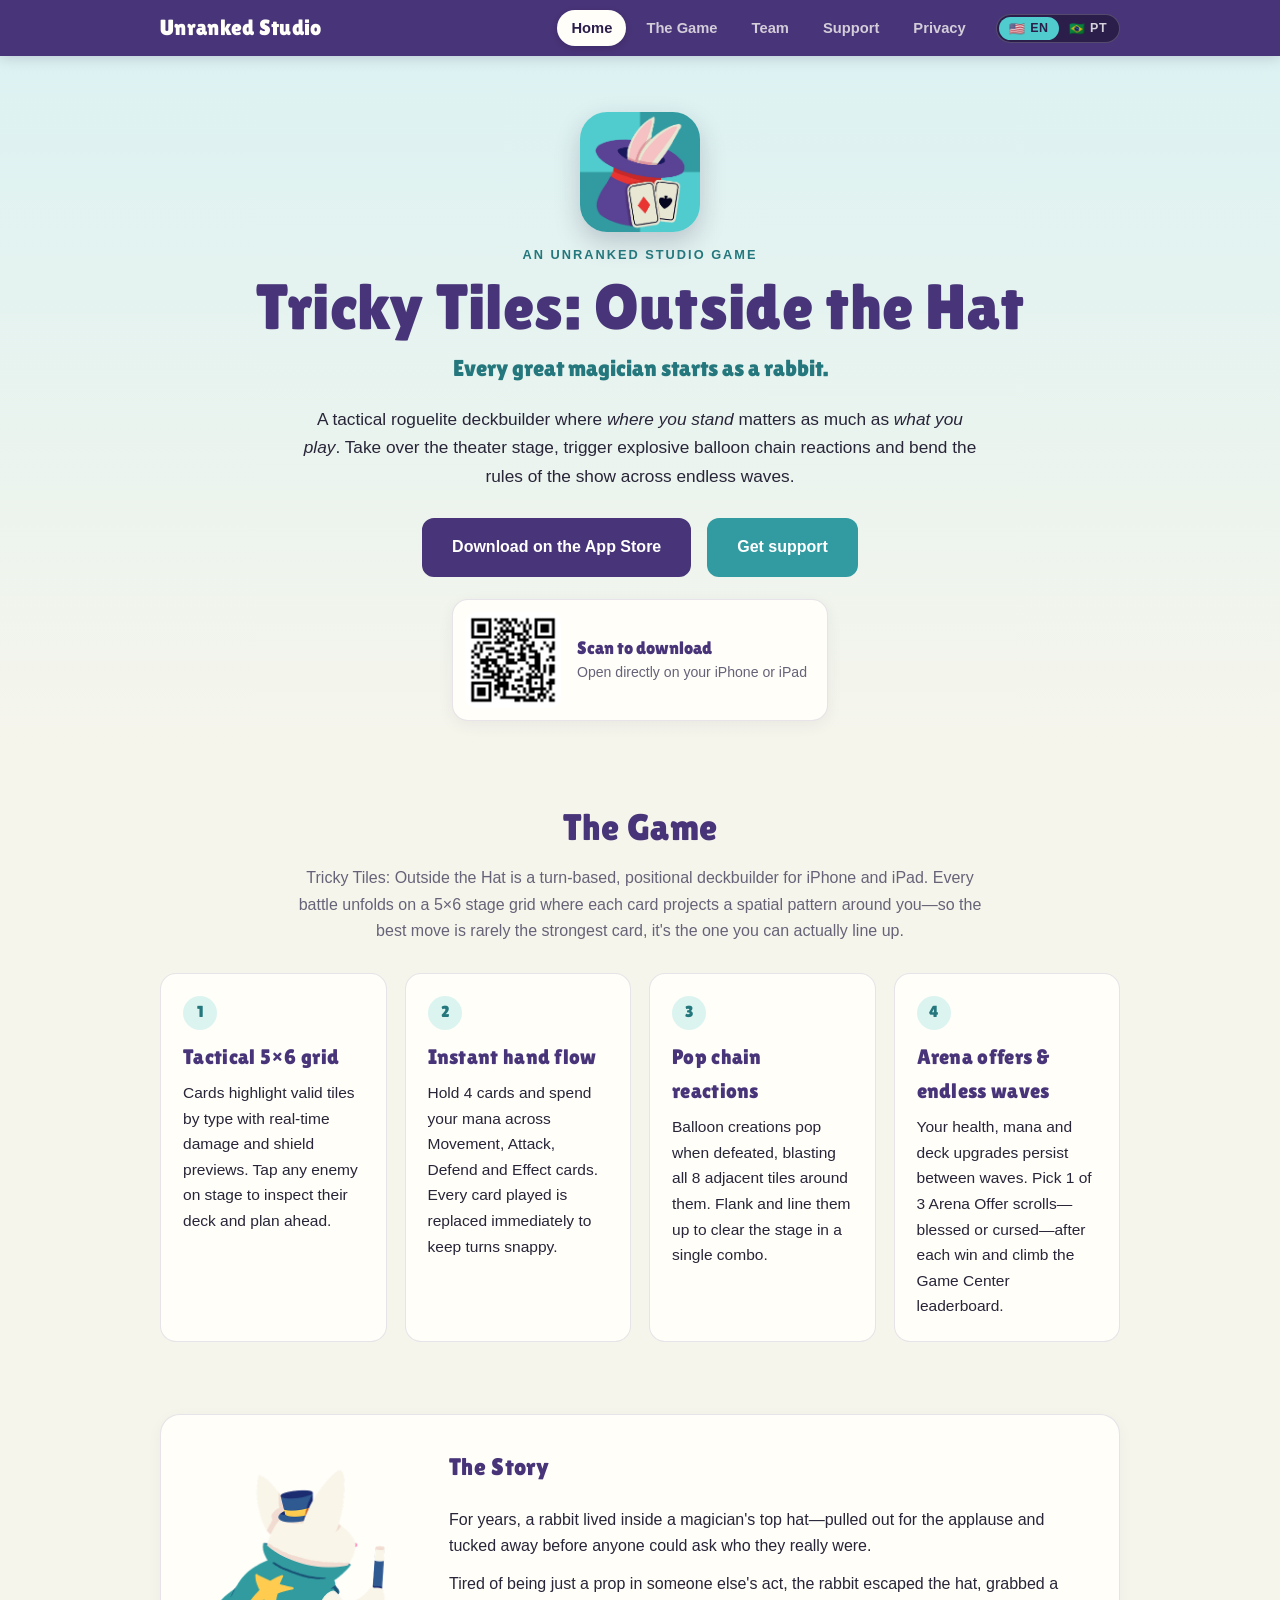
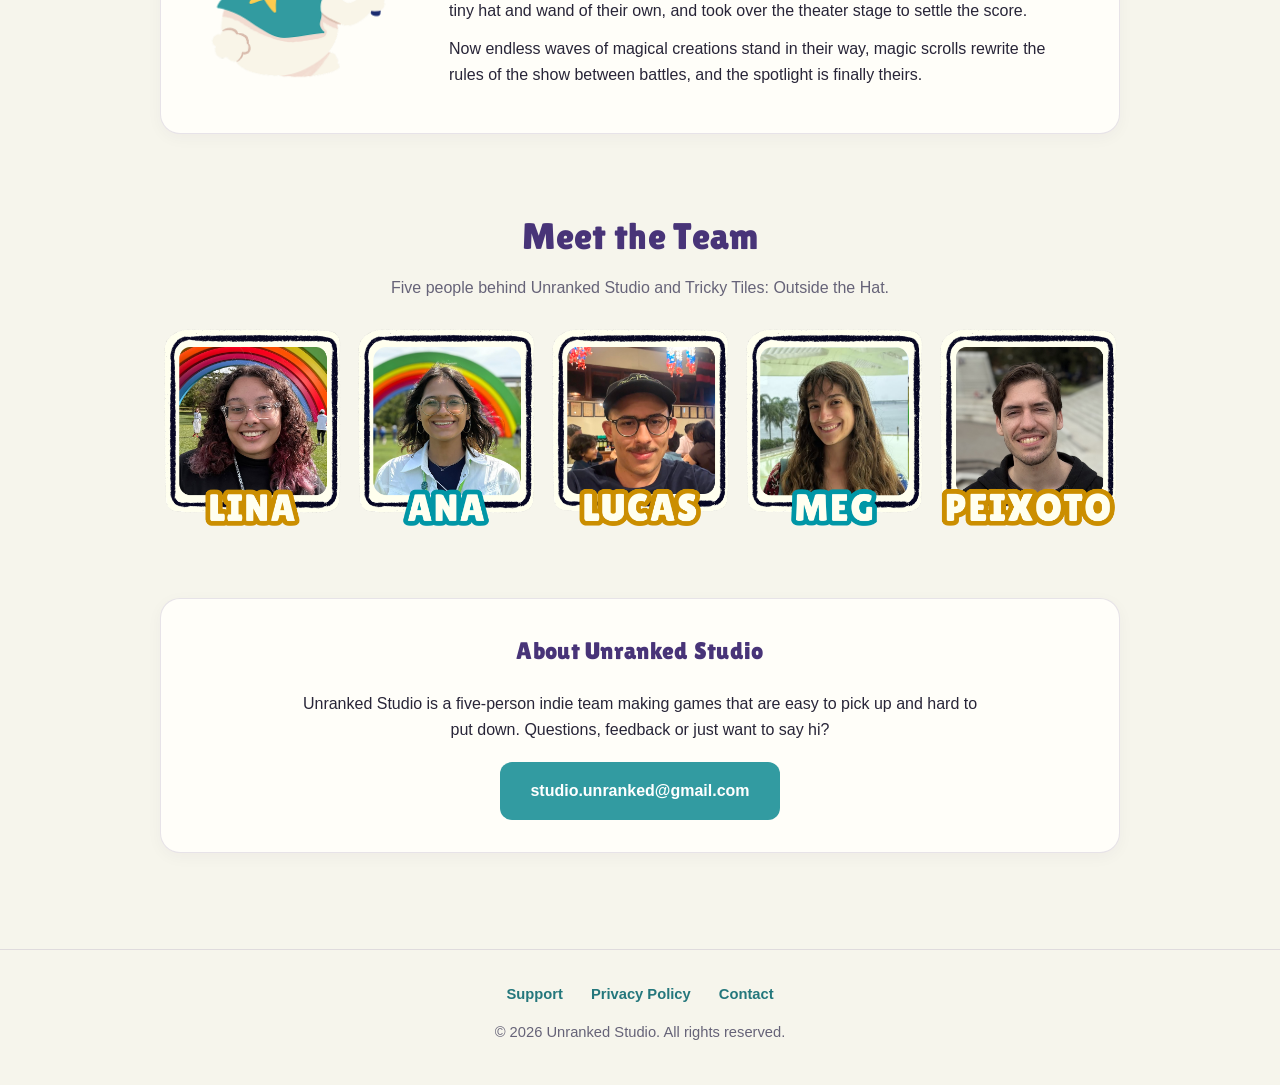
<file: index.html>
<!DOCTYPE html>
<html lang="en" data-title-en="Tricky Tiles: Outside the Hat - Unranked Studio" data-title-pt="Tricky Tiles: Outside the Hat - Unranked Studio">
<head>
    <meta charset="UTF-8">
    <meta name="viewport" content="width=device-width, initial-scale=1.0">
    <title>Tricky Tiles: Outside the Hat - Unranked Studio</title>
    <meta name="description" content="Tricky Tiles: Outside the Hat is a tactical grid deckbuilder by Unranked Studio. Escape the magician's top hat, take the stage and outsmart endless waves of magical creations.">

    <script>
        (function() {
            try {
                var params = new URLSearchParams(window.location.search);
                var urlLang = params.get('lang');
                var saved = urlLang || localStorage.getItem('unranked_lang');
                var lang = (saved === 'pt' || saved === 'en') ? saved : 'en';
                if (urlLang === 'pt' || urlLang === 'en') {
                    localStorage.setItem('unranked_lang', lang);
                }
                document.documentElement.lang = lang;
                var title = document.documentElement.getAttribute('data-title-' + lang);
                if (title) document.title = title;
            } catch (e) {}
        })();
    </script>

    <link rel="preconnect" href="https://fonts.googleapis.com">
    <link rel="preconnect" href="https://fonts.gstatic.com" crossorigin>
    <link href="https://fonts.googleapis.com/css2?family=Lilita+One&display=swap" rel="stylesheet">
    <link rel="stylesheet" href="style.css">
</head>
<body>

<header class="topbar">
    <div class="container">
        <a href="index.html" class="brand">Unranked Studio</a>
        <nav>
            <a href="index.html" data-nav="home" aria-current="page"><span data-lang="en">Home</span><span data-lang="pt">Início</span></a>
            <a href="#game" data-nav="game"><span data-lang="en">The Game</span><span data-lang="pt">O Jogo</span></a>
            <a href="#team" data-nav="team"><span data-lang="en">Team</span><span data-lang="pt">Equipe</span></a>
            <a href="support.html"><span data-lang="en">Support</span><span data-lang="pt">Suporte</span></a>
            <a href="privacy.html"><span data-lang="en">Privacy</span><span data-lang="pt">Privacidade</span></a>
            <div class="lang-switch" role="group" aria-label="Language / Idioma">
                <button type="button" class="lang-btn" data-set-lang="en" title="English"><span aria-hidden="true">🇺🇸</span> EN</button>
                <button type="button" class="lang-btn" data-set-lang="pt" title="Português"><span aria-hidden="true">🇧🇷</span> PT</button>
            </div>
        </nav>
    </div>
</header>

<!-- ============ HERO ============ -->
<section class="hero">
    <div class="container">
        <div class="hero-art">
            <img src="images/app-icon.png" alt="Tricky Tiles: Outside the Hat app icon: rabbit ears peeking out of a purple magician's top hat with two playing cards on a teal grid" class="app-icon">
        </div>
        <p class="studio-tag">
            <span data-lang="en">An Unranked Studio game</span>
            <span data-lang="pt">Um jogo da Unranked Studio</span>
        </p>
        <h1>Tricky Tiles: Outside the Hat</h1>
        <p class="tagline">
            <span data-lang="en">Every great magician starts as a rabbit.</span>
            <span data-lang="pt">Todo grande mágico começa como um coelho.</span>
        </p>
        <p class="pitch" data-lang="en">
            A tactical roguelite deckbuilder where <em>where you stand</em> matters as much as <em>what you play</em>.
            Take over the theater stage, trigger explosive balloon chain reactions and bend the rules of the show across endless waves.
        </p>
        <p class="pitch" data-lang="pt">
            Um <em>roguelite deckbuilder</em> tático em que <em>onde você está</em> importa tanto quanto <em>o que você joga</em>.
            Assuma o palco do teatro, provoque reações em cadeia explosivas nos balões e manipule as regras do espetáculo em ondas infinitas.
        </p>

        <div class="cta-row">
            <a href="https://apps.apple.com/us/app/trick-or-sprint/id6814517143?itscg=30200&amp;itsct=apps_box_link&amp;mttnsubad=6814517143" class="btn btn-primary" target="_blank" rel="noopener">
                <span data-lang="en">Download on the App Store</span>
                <span data-lang="pt">Baixar na App Store</span>
            </a>
            <a href="support.html" class="btn btn-teal">
                <span data-lang="en">Get support</span>
                <span data-lang="pt">Obter suporte</span>
            </a>
        </div>

        <div class="qr-wrap">
            <a href="https://apps.apple.com/us/app/trick-or-sprint/id6814517143?itscg=30200&amp;itsct=apps_box_link&amp;mttnsubad=6814517143" class="qr-card" target="_blank" rel="noopener">
                <img src="images/qr-code.jpg" alt="QR Code to download Tricky Tiles: Outside the Hat on the App Store">
                <div>
                    <span class="qr-label" data-lang="en">Scan to download</span>
                    <span class="qr-label" data-lang="pt">Escaneie para baixar</span>
                    <span class="qr-sub" data-lang="en">Open directly on your iPhone or iPad</span>
                    <span class="qr-sub" data-lang="pt">Abra direto no seu iPhone ou iPad</span>
                </div>
            </a>
        </div>
    </div>
</section>

<!-- ============ THE GAME ============ -->
<section class="block" id="game">
    <div class="container">
        <h2>
            <span data-lang="en">The Game</span>
            <span data-lang="pt">O Jogo</span>
        </h2>
        <p class="lead" data-lang="en">
            Tricky Tiles: Outside the Hat is a turn-based, positional deckbuilder for iPhone and iPad.
            Every battle unfolds on a 5&times;6 stage grid where each card projects a spatial pattern around you—so the best move is rarely the strongest card, it's the one you can actually line up.
        </p>
        <p class="lead" data-lang="pt">
            Tricky Tiles: Outside the Hat é um jogo tático de cartas e posicionamento por turnos para iPhone e iPad.
            Cada combate acontece em um palco 5&times;6 onde cada carta possui um padrão espacial ao seu redor — então a melhor jogada raramente é a carta mais forte, e sim aquela que você consegue alinhar.
        </p>

        <div class="feature-grid">
            <div class="feature">
                <span class="num">1</span>
                <h3>
                    <span data-lang="en">Tactical 5&times;6 grid</span>
                    <span data-lang="pt">Combate tático em grid 5&times;6</span>
                </h3>
                <p data-lang="en">Cards highlight valid tiles by type with real-time damage and shield previews. Tap any enemy on stage to inspect their deck and plan ahead.</p>
                <p data-lang="pt">As cartas destacam casas válidas por cor com prévia em tempo real de dano e escudo. Toque em qualquer inimigo no palco para inspecionar o deck dele.</p>
            </div>
            <div class="feature">
                <span class="num">2</span>
                <h3>
                    <span data-lang="en">Instant hand flow</span>
                    <span data-lang="pt">Mão dinâmica e mana</span>
                </h3>
                <p data-lang="en">Hold 4 cards and spend your mana across Movement, Attack, Defend and Effect cards. Every card played is replaced immediately to keep turns snappy.</p>
                <p data-lang="pt">Mantenha 4 cartas na mão e gerencie sua mana entre Movimento, Ataque, Defesa e Efeito. Cada carta jogada é reposta na hora, mantendo o ritmo ágil.</p>
            </div>
            <div class="feature">
                <span class="num">3</span>
                <h3>
                    <span data-lang="en">Pop chain reactions</span>
                    <span data-lang="pt">Reações em cadeia</span>
                </h3>
                <p data-lang="en">Balloon creations pop when defeated, blasting all 8 adjacent tiles around them. Flank and line them up to clear the stage in a single combo.</p>
                <p data-lang="pt">Inimigos de balão estouram ao serem derrotados, causando dano nos 8 tiles adjacentes. Alinhe seus alvos para criar explosões em cadeia pelo tabuleiro.</p>
            </div>
            <div class="feature">
                <span class="num">4</span>
                <h3>
                    <span data-lang="en">Arena offers &amp; endless waves</span>
                    <span data-lang="pt">Ofertas de arena e ondas infinitas</span>
                </h3>
                <p data-lang="en">Your health, mana and deck upgrades persist between waves. Pick 1 of 3 Arena Offer scrolls—blessed or cursed—after each win and climb the Game Center leaderboard.</p>
                <p data-lang="pt">Sua vida, mana e melhorias de deck continuam entre as ondas. Escolha 1 de 3 pergaminhos de Oferta de Arena — benéficos ou amaldiçoados — e suba no placar do Game Center.</p>
            </div>
        </div>
    </div>
</section>

<!-- ============ THE STORY ============ -->
<section class="block" id="story">
    <div class="container">
        <div class="panel story">
            <img src="images/rabbit.png" alt="The rabbit, wearing a tiny top hat and teal cape, holding a magic wand">
            <div data-lang="en">
                <h2>The Story</h2>
                <p>
                    For years, a rabbit lived inside a magician's top hat—pulled out for the applause
                    and tucked away before anyone could ask who they really were.
                </p>
                <p>
                    Tired of being just a prop in someone else's act, the rabbit escaped the hat, grabbed a tiny hat and wand of their own,
                    and took over the theater stage to settle the score.
                </p>
                <p>
                    Now endless waves of magical creations stand in their way, magic scrolls rewrite the rules of the show between battles, and the spotlight is finally theirs.
                </p>
            </div>
            <div data-lang="pt">
                <h2>A História</h2>
                <p>
                    Durante anos, um coelho viveu dentro da cartola de um mágico — tirado apenas para os aplausos
                    e guardado antes que alguém pudesse perguntar quem ele realmente era.
                </p>
                <p>
                    Cansado de ser apenas um adereço no show de outra pessoa, o coelho escapou da cartola, pegou sua própria cartolinha e varinha,
                    e tomou o palco do teatro para acertar as contas.
                </p>
                <p>
                    Agora, ondas infinitas de criações mágicas tentam impedi-lo enquanto pergaminhos de ofertas reescrevem as regras do espetáculo entre os combates — e os holofotes finalmente são dele.
                </p>
            </div>
        </div>
    </div>
</section>

<!-- ============ THE TEAM ============ -->
<section class="block" id="team">
    <div class="container">
        <h2>
            <span data-lang="en">Meet the Team</span>
            <span data-lang="pt">Conheça a Equipe</span>
        </h2>
        <p class="lead">
            <span data-lang="en">Five people behind Unranked Studio and Tricky Tiles: Outside the Hat.</span>
            <span data-lang="pt">Cinco pessoas por trás da Unranked Studio e de Tricky Tiles: Outside the Hat.</span>
        </p>

        <!-- Order alternates the name-label color baked into each photo: gold, teal, gold, teal, gold. -->
        <div class="team-grid">
            <img src="images/lina.png" alt="Lina" loading="lazy">
            <img src="images/ana.png" alt="Ana" loading="lazy">
            <img src="images/lucas.png" alt="Lucas" loading="lazy">
            <img src="images/meg.png" alt="Meg" loading="lazy">
            <img src="images/peixoto.png" alt="Peixoto" loading="lazy">
        </div>
    </div>
</section>

<!-- ============ ABOUT THE STUDIO ============ -->
<section class="block" id="studio">
    <div class="container">
        <div class="panel" style="text-align:center;">
            <h2 style="margin-top:0;">
                <span data-lang="en">About Unranked Studio</span>
                <span data-lang="pt">Sobre a Unranked Studio</span>
            </h2>
            <p style="max-width:680px; margin:0 auto 18px;" data-lang="en">
                Unranked Studio is a five-person indie team making games that are easy to pick up and hard to put down.
                Questions, feedback or just want to say hi?
            </p>
            <p style="max-width:680px; margin:0 auto 18px;" data-lang="pt">
                A Unranked Studio é uma equipe indie de cinco pessoas criando jogos fáceis de aprender e difíceis de largar.
                Dúvidas, sugestões ou só quer dar um oi?
            </p>
            <a href="mailto:studio.unranked@gmail.com" class="btn btn-teal">studio.unranked@gmail.com</a>
        </div>
    </div>
</section>

<footer class="site-footer">
    <a href="support.html"><span data-lang="en">Support</span><span data-lang="pt">Suporte</span></a>
    <a href="privacy.html"><span data-lang="en">Privacy Policy</span><span data-lang="pt">Política de Privacidade</span></a>
    <a href="mailto:studio.unranked@gmail.com"><span data-lang="en">Contact</span><span data-lang="pt">Contato</span></a>
    <p data-lang="en">&copy; 2026 Unranked Studio. All rights reserved.</p>
    <p data-lang="pt">&copy; 2026 Unranked Studio. Todos os direitos reservados.</p>
</footer>

<script>
    document.querySelectorAll('[data-set-lang]').forEach(function(btn) {
        btn.addEventListener('click', function() {
            var lang = btn.getAttribute('data-set-lang');
            document.documentElement.lang = lang;
            var title = document.documentElement.getAttribute('data-title-' + lang);
            if (title) document.title = title;
            try { localStorage.setItem('unranked_lang', lang); } catch (e) {}
        });
    });

    (function() {
        var navLinks = {
            home: document.querySelector('[data-nav="home"]'),
            game: document.querySelector('[data-nav="game"]'),
            team: document.querySelector('[data-nav="team"]')
        };
        var gameSec = document.getElementById('game');
        var teamSec = document.getElementById('team');

        function setActive(key) {
            Object.keys(navLinks).forEach(function(k) {
                if (!navLinks[k]) return;
                if (k === key) {
                    navLinks[k].setAttribute('aria-current', 'page');
                } else {
                    navLinks[k].removeAttribute('aria-current');
                }
            });
        }

        function updateOnScroll() {
            var y = window.scrollY + 140;
            if (teamSec && y >= teamSec.offsetTop) {
                setActive('team');
            } else if (gameSec && y >= gameSec.offsetTop) {
                setActive('game');
            } else {
                setActive('home');
            }
        }

        window.addEventListener('scroll', updateOnScroll, { passive: true });
        window.addEventListener('hashchange', function() {
            if (location.hash === '#team') setActive('team');
            else if (location.hash === '#game') setActive('game');
            else setActive('home');
        });
        updateOnScroll();
    })();
</script>

</body>
</html>
</file>
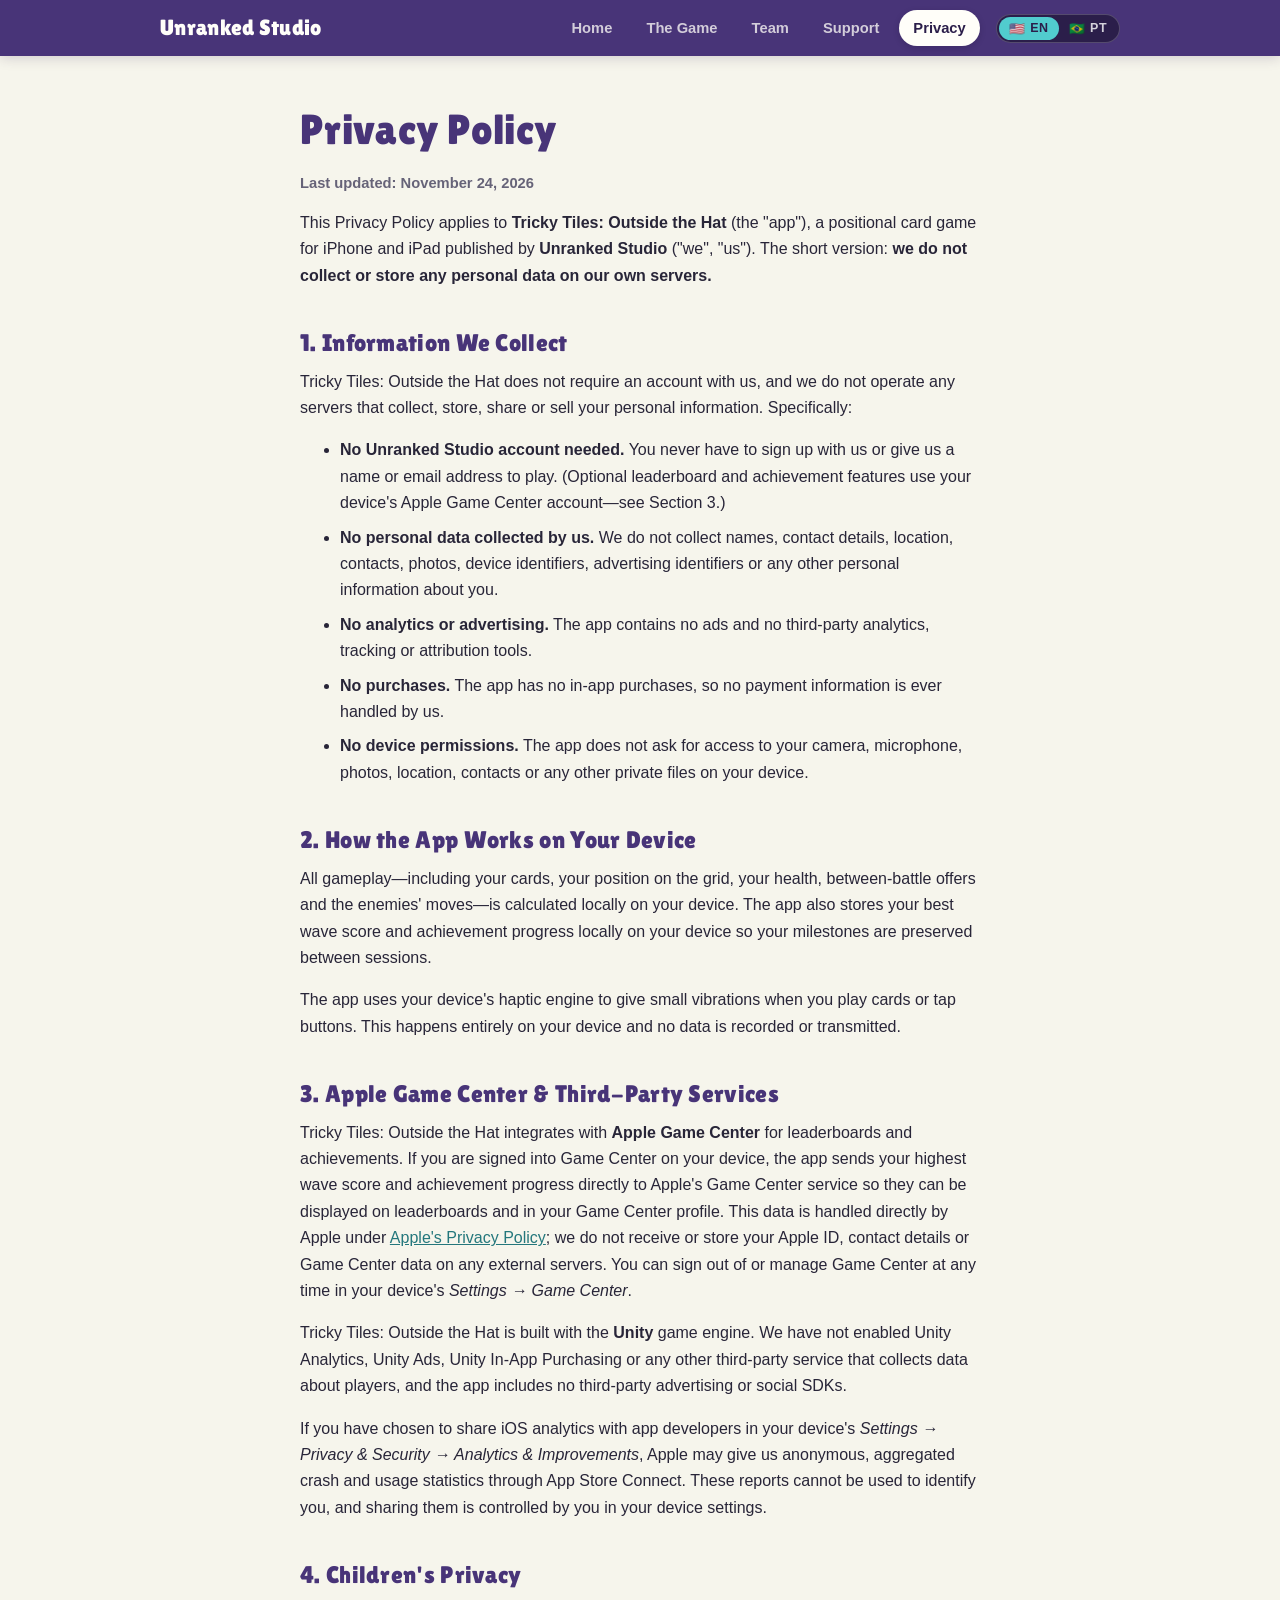
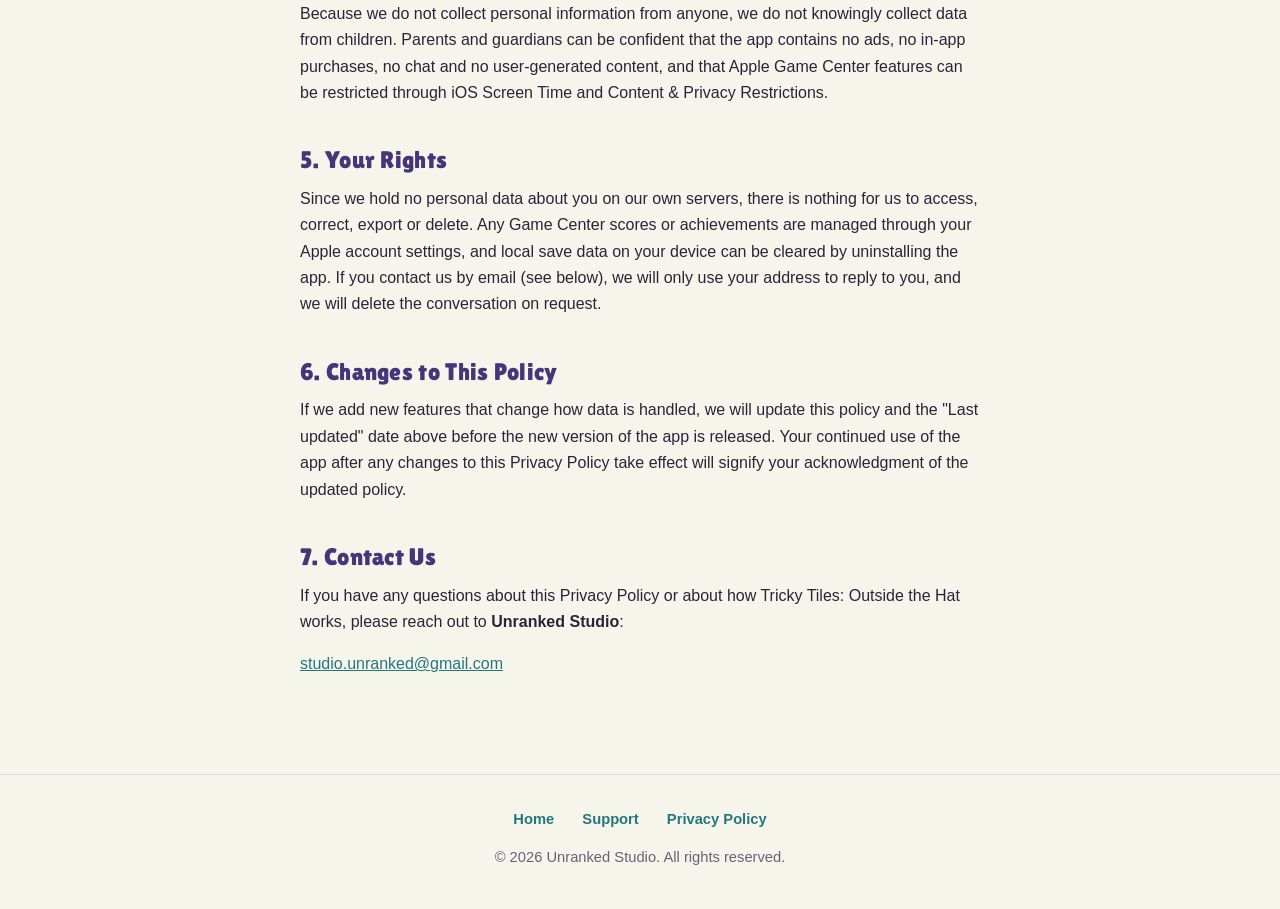
<file: privacy.html>
<!DOCTYPE html>
<html lang="en" data-title-en="Privacy Policy - Tricky Tiles: Outside the Hat" data-title-pt="Política de Privacidade - Tricky Tiles: Outside the Hat">
<head>
    <meta charset="UTF-8">
    <meta name="viewport" content="width=device-width, initial-scale=1.0">
    <title>Privacy Policy - Tricky Tiles: Outside the Hat</title>
    <meta name="description" content="Privacy Policy for Tricky Tiles: Outside the Hat, a positional card game by Unranked Studio. The app collects no personal data.">

    <script>
        (function() {
            try {
                var params = new URLSearchParams(window.location.search);
                var urlLang = params.get('lang');
                var saved = urlLang || localStorage.getItem('unranked_lang');
                var lang = (saved === 'pt' || saved === 'en') ? saved : 'en';
                if (urlLang === 'pt' || urlLang === 'en') {
                    localStorage.setItem('unranked_lang', lang);
                }
                document.documentElement.lang = lang;
                var title = document.documentElement.getAttribute('data-title-' + lang);
                if (title) document.title = title;
            } catch (e) {}
        })();
    </script>

    <link rel="preconnect" href="https://fonts.googleapis.com">
    <link rel="preconnect" href="https://fonts.gstatic.com" crossorigin>
    <link href="https://fonts.googleapis.com/css2?family=Lilita+One&display=swap" rel="stylesheet">
    <link rel="stylesheet" href="style.css">
</head>
<body>

<header class="topbar">
    <div class="container">
        <a href="index.html" class="brand">Unranked Studio</a>
        <nav>
            <a href="index.html"><span data-lang="en">Home</span><span data-lang="pt">Início</span></a>
            <a href="index.html#game"><span data-lang="en">The Game</span><span data-lang="pt">O Jogo</span></a>
            <a href="index.html#team"><span data-lang="en">Team</span><span data-lang="pt">Equipe</span></a>
            <a href="support.html"><span data-lang="en">Support</span><span data-lang="pt">Suporte</span></a>
            <a href="privacy.html" aria-current="page"><span data-lang="en">Privacy</span><span data-lang="pt">Privacidade</span></a>
            <div class="lang-switch" role="group" aria-label="Language / Idioma">
                <button type="button" class="lang-btn" data-set-lang="en" title="English"><span aria-hidden="true">🇺🇸</span> EN</button>
                <button type="button" class="lang-btn" data-set-lang="pt" title="Português"><span aria-hidden="true">🇧🇷</span> PT</button>
            </div>
        </nav>
    </div>
</header>

<main class="doc">
    <div class="container narrow" data-lang="en">

        <h1>Privacy Policy</h1>
        <p class="updated"><strong>Last updated: November 24, 2026</strong></p>

        <p>This Privacy Policy applies to <strong>Tricky Tiles: Outside the Hat</strong> (the "app"), a positional card game for iPhone and iPad published by <strong>Unranked Studio</strong> ("we", "us"). The short version: <strong>we do not collect or store any personal data on our own servers.</strong></p>

        <h2>1. Information We Collect</h2>
        <p>Tricky Tiles: Outside the Hat does not require an account with us, and we do not operate any servers that collect, store, share or sell your personal information. Specifically:</p>
        <ul>
            <li><strong>No Unranked Studio account needed.</strong> You never have to sign up with us or give us a name or email address to play. (Optional leaderboard and achievement features use your device's Apple Game Center account—see Section 3.)</li>
            <li><strong>No personal data collected by us.</strong> We do not collect names, contact details, location, contacts, photos, device identifiers, advertising identifiers or any other personal information about you.</li>
            <li><strong>No analytics or advertising.</strong> The app contains no ads and no third-party analytics, tracking or attribution tools.</li>
            <li><strong>No purchases.</strong> The app has no in-app purchases, so no payment information is ever handled by us.</li>
            <li><strong>No device permissions.</strong> The app does not ask for access to your camera, microphone, photos, location, contacts or any other private files on your device.</li>
        </ul>

        <h2>2. How the App Works on Your Device</h2>
        <p>All gameplay—including your cards, your position on the grid, your health, between-battle offers and the enemies' moves—is calculated locally on your device. The app also stores your best wave score and achievement progress locally on your device so your milestones are preserved between sessions.</p>
        <p>The app uses your device's haptic engine to give small vibrations when you play cards or tap buttons. This happens entirely on your device and no data is recorded or transmitted.</p>

        <h2>3. Apple Game Center &amp; Third-Party Services</h2>
        <p>Tricky Tiles: Outside the Hat integrates with <strong>Apple Game Center</strong> for leaderboards and achievements. If you are signed into Game Center on your device, the app sends your highest wave score and achievement progress directly to Apple's Game Center service so they can be displayed on leaderboards and in your Game Center profile. This data is handled directly by Apple under <a href="https://www.apple.com/legal/privacy/" target="_blank" rel="noopener">Apple's Privacy Policy</a>; we do not receive or store your Apple ID, contact details or Game Center data on any external servers. You can sign out of or manage Game Center at any time in your device's <em>Settings &rarr; Game Center</em>.</p>
        <p>Tricky Tiles: Outside the Hat is built with the <strong>Unity</strong> game engine. We have not enabled Unity Analytics, Unity Ads, Unity In-App Purchasing or any other third-party service that collects data about players, and the app includes no third-party advertising or social SDKs.</p>
        <p>If you have chosen to share iOS analytics with app developers in your device's <em>Settings &rarr; Privacy &amp; Security &rarr; Analytics &amp; Improvements</em>, Apple may give us anonymous, aggregated crash and usage statistics through App Store Connect. These reports cannot be used to identify you, and sharing them is controlled by you in your device settings.</p>

        <h2>4. Children's Privacy</h2>
        <p>Because we do not collect personal information from anyone, we do not knowingly collect data from children. Parents and guardians can be confident that the app contains no ads, no in-app purchases, no chat and no user-generated content, and that Apple Game Center features can be restricted through iOS Screen Time and Content &amp; Privacy Restrictions.</p>

        <h2>5. Your Rights</h2>
        <p>Since we hold no personal data about you on our own servers, there is nothing for us to access, correct, export or delete. Any Game Center scores or achievements are managed through your Apple account settings, and local save data on your device can be cleared by uninstalling the app. If you contact us by email (see below), we will only use your address to reply to you, and we will delete the conversation on request.</p>

        <h2>6. Changes to This Policy</h2>
        <p>If we add new features that change how data is handled, we will update this policy and the "Last updated" date above before the new version of the app is released. Your continued use of the app after any changes to this Privacy Policy take effect will signify your acknowledgment of the updated policy.</p>

        <h2>7. Contact Us</h2>
        <p>If you have any questions about this Privacy Policy or about how Tricky Tiles: Outside the Hat works, please reach out to <strong>Unranked Studio</strong>:</p>
        <p><a href="mailto:studio.unranked@gmail.com">studio.unranked@gmail.com</a></p>

    </div>

    <div class="container narrow" data-lang="pt">

        <h1>Política de Privacidade</h1>
        <p class="updated"><strong>Última atualização: 24 de Novembro de 2026</strong></p>

        <p>Esta Política de Privacidade aplica-se a <strong>Tricky Tiles: Outside the Hat</strong> (o "app"), um jogo de cartas posicional para iPhone e iPad publicado pela <strong>Unranked Studio</strong> ("nós"). Em resumo: <strong>não coletamos nem armazenamos nenhum dado pessoal em servidores próprios.</strong></p>

        <h2>1. Informações que Coletamos</h2>
        <p>Tricky Tiles: Outside the Hat não exige a criação de uma conta conosco, e não operamos servidores que coletem, armazenem, compartilhem ou vendam suas informações pessoais. Especificamente:</p>
        <ul>
            <li><strong>Nenhuma conta da Unranked Studio é necessária.</strong> Você nunca precisa se cadastrar conosco nem informar nome ou endereço de e-mail para jogar. (Os recursos opcionais de placar de líderes e conquistas utilizam a conta do Apple Game Center do seu próprio dispositivo — veja a Seção 3.)</li>
            <li><strong>Nenhum dado pessoal coletado por nós.</strong> Não coletamos nomes, dados de contato, localização, contatos, fotos, identificadores de dispositivo, identificadores de publicidade ou qualquer outra informação pessoal sobre você.</li>
            <li><strong>Sem análises de rastreamento ou anúncios.</strong> O app não contém anúncios nem ferramentas de análise, rastreamento ou atribuição de terceiros.</li>
            <li><strong>Sem compras.</strong> O app não possui compras dentro do aplicativo (in-app purchases), portanto nenhuma informação de pagamento é processada por nós.</li>
            <li><strong>Sem permissões do dispositivo.</strong> O app não solicita acesso à sua câmera, microfone, fotos, localização, contatos ou outros arquivos privados do seu dispositivo.</li>
        </ul>

        <h2>2. Como o App Funciona no Seu Dispositivo</h2>
        <p>Toda a jogabilidade — incluindo suas cartas, sua posição no tabuleiro, sua vida, ofertas entre batalhas e os movimentos dos inimigos — é calculada localmente no seu dispositivo. O app também armazena localmente no dispositivo sua melhor pontuação de rodada (wave) e o progresso de conquistas para preservar seus marcos entre as sessões.</p>
        <p>O app utiliza o motor tátil (haptic engine) do seu dispositivo para emitir pequenas vibrações quando você joga cartas ou toca em botões. Isso ocorre inteiramente no seu aparelho e nenhum dado é gravado ou transmitido.</p>

        <h2>3. Apple Game Center e Serviços de Terceiros</h2>
        <p>Tricky Tiles: Outside the Hat integra-se ao <strong>Apple Game Center</strong> para placares de líderes (leaderboards) e conquistas. Se você estiver conectado ao Game Center no seu dispositivo, o app envia sua maior pontuação de rodada e o progresso de conquistas diretamente para o serviço Game Center da Apple para que possam ser exibidos nos placares e no seu perfil do Game Center. Esses dados são tratados diretamente pela Apple de acordo com a <a href="https://www.apple.com/legal/privacy/" target="_blank" rel="noopener">Política de Privacidade da Apple</a>; não recebemos nem armazenamos seu ID Apple, detalhes de contato ou dados do Game Center em servidores externos. Você pode sair ou gerenciar o Game Center a qualquer momento no seu dispositivo em <em>Ajustes &rarr; Game Center</em>.</p>
        <p>Tricky Tiles: Outside the Hat foi desenvolvido com o motor de jogo <strong>Unity</strong>. Não ativamos Unity Analytics, Unity Ads, Unity In-App Purchasing ou qualquer outro serviço de terceiros que colete dados sobre jogadores, e o app não inclui SDKs sociais ou de publicidade de terceiros.</p>
        <p>Se você optou por compartilhar análises do iOS com desenvolvedores de apps em <em>Ajustes &rarr; Privacidade e Segurança &rarr; Análise e Melhorias</em>, a Apple poderá nos fornecer estatísticas anônimas e agregadas de falhas (crashes) e uso por meio do App Store Connect. Esses relatórios não podem ser usados para identificar você, e o compartilhamento é controlado por você nos ajustes do seu dispositivo.</p>

        <h2>4. Privacidade de Crianças</h2>
        <p>Como não coletamos informações pessoais de ninguém, não coletamos intencionalmente dados de crianças. Pais e responsáveis podem ficar tranquilos sabendo que o app não contém anúncios, compras internas, chat ou conteúdo gerado por usuários, e que os recursos do Apple Game Center podem ser restringidos por meio do Tempo de Uso e das Restrições de Conteúdo e Privacidade do iOS.</p>

        <h2>5. Seus Direitos</h2>
        <p>Como não mantemos nenhum dado pessoal sobre você em servidores próprios, não há nada para acessarmos, corrigirmos, exportarmos ou excluirmos. Quaisquer pontuações ou conquistas do Game Center são gerenciadas nas configurações da sua conta Apple, e os dados salvos localmente no seu dispositivo podem ser apagados desinstalando o app. Se você entrar em contato conosco por e-mail (veja abaixo), usaremos seu endereço apenas para responder à sua mensagem e excluiremos a conversa mediante solicitação.</p>

        <h2>6. Alterações nesta Política</h2>
        <p>Se adicionarmos novos recursos que alterem a forma como os dados são tratados, atualizaremos esta política e a data de "Última atualização" acima antes do lançamento da nova versão do app. O uso continuado do app após a entrada em vigor de quaisquer alterações nesta Política de Privacidade significará o seu conhecimento da política atualizada.</p>

        <h2>7. Fale Conosco</h2>
        <p>Se você tiver alguma dúvida sobre esta Política de Privacidade ou sobre como Tricky Tiles: Outside the Hat funciona, entre em contato com a <strong>Unranked Studio</strong>:</p>
        <p><a href="mailto:studio.unranked@gmail.com">studio.unranked@gmail.com</a></p>

    </div>
</main>

<footer class="site-footer">
    <a href="index.html"><span data-lang="en">Home</span><span data-lang="pt">Início</span></a>
    <a href="support.html"><span data-lang="en">Support</span><span data-lang="pt">Suporte</span></a>
    <a href="privacy.html"><span data-lang="en">Privacy Policy</span><span data-lang="pt">Política de Privacidade</span></a>
    <p data-lang="en">&copy; 2026 Unranked Studio. All rights reserved.</p>
    <p data-lang="pt">&copy; 2026 Unranked Studio. Todos os direitos reservados.</p>
</footer>

<script>
    document.querySelectorAll('[data-set-lang]').forEach(function(btn) {
        btn.addEventListener('click', function() {
            var lang = btn.getAttribute('data-set-lang');
            document.documentElement.lang = lang;
            var title = document.documentElement.getAttribute('data-title-' + lang);
            if (title) document.title = title;
            try { localStorage.setItem('unranked_lang', lang); } catch (e) {}
        });
    });
</script>

</body>
</html>
</file>
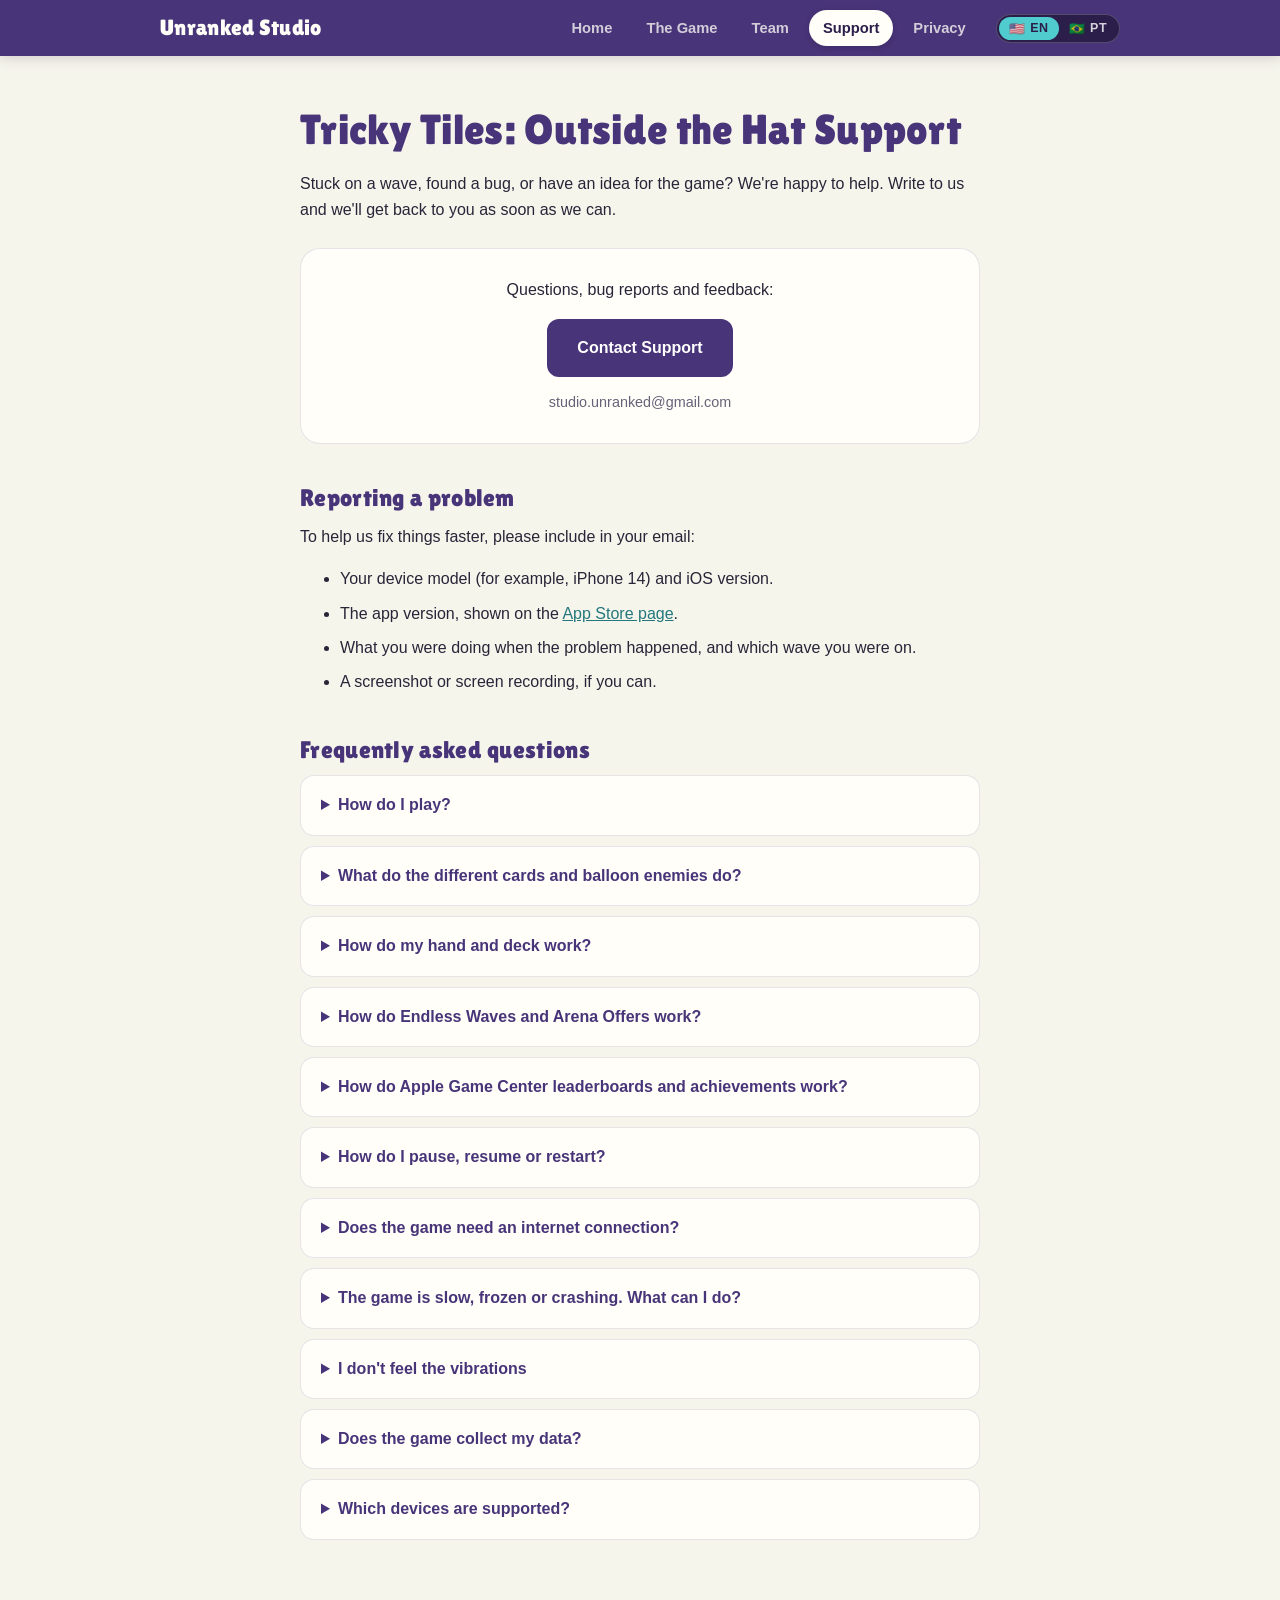
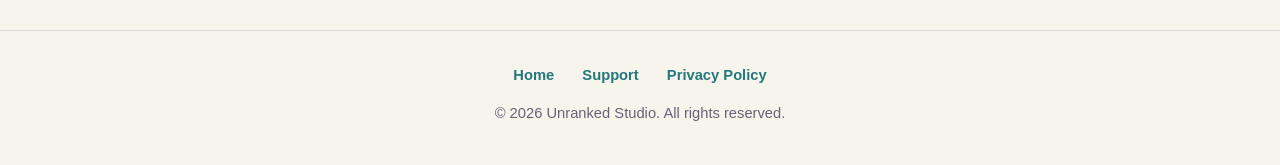
<file: support.html>
<!DOCTYPE html>
<html lang="en" data-title-en="Support - Tricky Tiles: Outside the Hat" data-title-pt="Suporte - Tricky Tiles: Outside the Hat">
<head>
    <meta charset="UTF-8">
    <meta name="viewport" content="width=device-width, initial-scale=1.0">
    <title>Support - Tricky Tiles: Outside the Hat</title>
    <meta name="description" content="Get help with Tricky Tiles: Outside the Hat, a tactical grid deckbuilder by Unranked Studio: how to play, troubleshooting and contact information.">

    <script>
        (function() {
            try {
                var params = new URLSearchParams(window.location.search);
                var urlLang = params.get('lang');
                var saved = urlLang || localStorage.getItem('unranked_lang');
                var lang = (saved === 'pt' || saved === 'en') ? saved : 'en';
                if (urlLang === 'pt' || urlLang === 'en') {
                    localStorage.setItem('unranked_lang', lang);
                }
                document.documentElement.lang = lang;
                var title = document.documentElement.getAttribute('data-title-' + lang);
                if (title) document.title = title;
            } catch (e) {}
        })();
    </script>

    <link rel="preconnect" href="https://fonts.googleapis.com">
    <link rel="preconnect" href="https://fonts.gstatic.com" crossorigin>
    <link href="https://fonts.googleapis.com/css2?family=Lilita+One&display=swap" rel="stylesheet">
    <link rel="stylesheet" href="style.css">
</head>
<body>

<header class="topbar">
    <div class="container">
        <a href="index.html" class="brand">Unranked Studio</a>
        <nav>
            <a href="index.html"><span data-lang="en">Home</span><span data-lang="pt">Início</span></a>
            <a href="index.html#game"><span data-lang="en">The Game</span><span data-lang="pt">O Jogo</span></a>
            <a href="index.html#team"><span data-lang="en">Team</span><span data-lang="pt">Equipe</span></a>
            <a href="support.html" aria-current="page"><span data-lang="en">Support</span><span data-lang="pt">Suporte</span></a>
            <a href="privacy.html"><span data-lang="en">Privacy</span><span data-lang="pt">Privacidade</span></a>
            <div class="lang-switch" role="group" aria-label="Language / Idioma">
                <button type="button" class="lang-btn" data-set-lang="en" title="English"><span aria-hidden="true">🇺🇸</span> EN</button>
                <button type="button" class="lang-btn" data-set-lang="pt" title="Português"><span aria-hidden="true">🇧🇷</span> PT</button>
            </div>
        </nav>
    </div>
</header>

<main class="doc">
    <div class="container narrow" data-lang="en">

        <h1>Tricky Tiles: Outside the Hat Support</h1>
        <p>Stuck on a wave, found a bug, or have an idea for the game? We're happy to help. Write to us and we'll get back to you as soon as we can.</p>

        <div class="contact-card">
            <p>Questions, bug reports and feedback:</p>
            <a href="mailto:studio.unranked@gmail.com?subject=Tricky%20Tiles%3A%20Outside%20the%20Hat%20Support" class="btn btn-primary">Contact Support</a>
            <p class="small">studio.unranked@gmail.com</p>
        </div>

        <h2>Reporting a problem</h2>
        <p>To help us fix things faster, please include in your email:</p>
        <ul>
            <li>Your device model (for example, iPhone 14) and iOS version.</li>
            <li>The app version, shown on the <a href="https://apps.apple.com/us/app/trick-or-sprint/id6814517143?itscg=30200&amp;itsct=apps_box_link&amp;mttnsubad=6814517143" target="_blank" rel="noopener">App Store page</a>.</li>
            <li>What you were doing when the problem happened, and which wave you were on.</li>
            <li>A screenshot or screen recording, if you can.</li>
        </ul>

        <h2>Frequently asked questions</h2>

        <details>
            <summary>How do I play?</summary>
            <p>You control the rabbit on a <strong>5&times;6 theater stage grid</strong>, facing endless waves of magical creations. Each turn starts with your Max Mana (<strong>3 by default</strong>) and a hand of <strong>4 cards</strong>.</p>
            <ul>
                <li><strong>Select or drag a card</strong> to highlight valid tiles on the grid, color-coded by card type, with a <strong>real-time preview</strong> of the damage you'll deal or the shield you'll receive.</li>
                <li><strong>Play the card</strong> on a highlighted tile: mana is spent, a replacement card is drawn immediately, and the card's effect triggers right away.</li>
                <li><strong>Tap any enemy</strong> on the grid to inspect their deck and see their attack patterns and damage.</li>
                <li>When you're done, end your turn. The enemies will then execute their cards, and your mana refills for the next turn.</li>
                <li>Defeat every enemy on stage to clear the wave. If your health reaches zero, the run is over.</li>
            </ul>
        </details>

        <details>
            <summary>What do the different cards and balloon enemies do?</summary>
            <ul>
                <li><strong>Movement (Cyan):</strong> Repositions the rabbit to a valid tile to dodge attacks or flank enemies.</li>
                <li><strong>Attack (Red):</strong> Deals direct damage to specific tiles or areas relative to the rabbit. Attacking empty tiles shows a <em>"Miss"</em> indicator.</li>
                <li><strong>Defend (Dark Blue):</strong> Grants <strong>Shield</strong> points that absorb incoming enemy damage until the end of the enemies' turn.</li>
                <li><strong>Effect (Gold):</strong> Special cards that heal, draw extra cards, alter mana or modify deck attributes.</li>
            </ul>
            <p><strong>Balloon Chain Reactions:</strong> Balloon-type enemies pop when defeated, dealing area damage to all <strong>8 adjacent tiles</strong> around them. Position carefully to trigger explosive chain reactions across the grid!</p>
        </details>

        <details>
            <summary>How do my hand and deck work?</summary>
            <p>You hold up to 4 cards in hand. Every time you play a card, a new one is drawn immediately from your draw pile so combat stays fast and responsive. When your draw pile runs out, your discard pile is reshuffled automatically.</p>
        </details>

        <details>
            <summary>How do Endless Waves and Arena Offers work?</summary>
            <p>In Endless Mode, you face procedurally generated waves of increasing difficulty. Between waves in the same run, you <strong>keep your current health, max health, max mana and all accumulated deck upgrades</strong>—there is no free automatic heal between fights, so every hit point counts.</p>
            <p>After clearing a wave, you choose <strong>1 of 3 Arena Offer scrolls</strong> (<em>Common</em>, <em>Rare</em> or <em>Epic</em>) before the next battle:</p>
            <ul>
                <li>Early waves grant beneficial or special offer sets, while deeper waves can present cursed trade-offs where you weigh high risk against power.</li>
                <li>Offers can permanently modify the mana cost, damage or shield of cards in your deck, change hero or enemy stats, or trigger reactive effects during combat (such as at battle start/end, on playing a card, spending mana, moving, gaining shield or defeating an enemy).</li>
            </ul>
        </details>

        <details>
            <summary>How do Apple Game Center leaderboards and achievements work?</summary>
            <p>Tricky Tiles: Outside the Hat integrates with <strong>Apple Game Center</strong> to track your highest wave reached in Endless Mode on the global leaderboard and unlock achievements (such as surviving waves 2, 6 and 10, winning a battle with 1 HP left, or dealing over 25 damage in a single attack).</p>
            <p>Your best wave and achievements are saved locally on your device first and automatically synced to Game Center whenever you are online.</p>
        </details>

        <details>
            <summary>How do I pause, resume or restart?</summary>
            <p>Tap the pause button during a battle. From the pause menu you can <strong>Resume</strong> your battle or <strong>Reset</strong> the run to start over from the first wave.</p>
        </details>

        <details>
            <summary>Does the game need an internet connection?</summary>
            <p>No. Tricky Tiles: Outside the Hat works fully offline. If you earn a new high score or achievement while offline, it is stored on your device and synced to Apple Game Center automatically the next time you connect.</p>
        </details>

        <details>
            <summary>The game is slow, frozen or crashing. What can I do?</summary>
            <ul>
                <li>Close the app completely (swipe it away from the app switcher) and open it again.</li>
                <li>Restart your device and make sure no other heavy apps are running in the background.</li>
                <li>Check that you have the latest version of Tricky Tiles: Outside the Hat and the latest iOS update available for your device.</li>
                <li>Make sure your device has some free storage space.</li>
            </ul>
            <p>If it keeps happening, send us the details described above and we'll look into it.</p>
        </details>

        <details>
            <summary>I don't feel the vibrations</summary>
            <p>The game uses native iOS haptics for card selection, attacks, shields and balloon pops. Check that <em>System Haptics</em> is turned on in <em>Settings &rarr; Sounds &amp; Haptics</em>, and note that some devices, including some iPads, don't have a haptic engine.</p>
        </details>

        <details>
            <summary>Does the game collect my data?</summary>
            <p>We do not collect or store any personal data on our own servers. The app has no Unranked Studio accounts, no ads, no in-app purchases and no third-party analytics—only optional Apple Game Center integration for leaderboards and achievements. Read the full details in our <a href="privacy.html">Privacy Policy</a>.</p>
        </details>

        <details>
            <summary>Which devices are supported?</summary>
            <p>Tricky Tiles: Outside the Hat runs on iPhone and iPad with iOS 15.0 or later.</p>
        </details>

    </div>

    <div class="container narrow" data-lang="pt">

        <h1>Suporte - Tricky Tiles: Outside the Hat</h1>
        <p>Travou em uma onda, encontrou um bug ou tem uma ideia para o jogo? Ficaremos felizes em ajudar. Escreva para nós e responderemos o mais rápido possível.</p>

        <div class="contact-card">
            <p>Dúvidas, relatos de bugs e sugestões:</p>
            <a href="mailto:studio.unranked@gmail.com?subject=Suporte%20Tricky%20Tiles%3A%20Outside%20the%20Hat" class="btn btn-primary">Falar com o Suporte</a>
            <p class="small">studio.unranked@gmail.com</p>
        </div>

        <h2>Relatando um problema</h2>
        <p>Para nos ajudar a resolver mais rápido, inclua no seu e-mail:</p>
        <ul>
            <li>O modelo do seu dispositivo (por exemplo, iPhone 14) e a versão do iOS.</li>
            <li>A versão do app, mostrada na <a href="https://apps.apple.com/us/app/trick-or-sprint/id6814517143?itscg=30200&amp;itsct=apps_box_link&amp;mttnsubad=6814517143" target="_blank" rel="noopener">página da App Store</a>.</li>
            <li>O que você estava fazendo quando o problema aconteceu e em qual onda (wave) estava.</li>
            <li>Uma captura ou gravação de tela, se possível.</li>
        </ul>

        <h2>Perguntas frequentes</h2>

        <details>
            <summary>Como eu jogo?</summary>
            <p>Você controla o coelho em um <strong>palco com grid 5&times;6</strong>, enfrentando ondas infinitas de criações mágicas. Cada turno começa com sua Mana Máxima (<strong>3 por padrão</strong>) e uma mão de <strong>4 cartas</strong>.</p>
            <ul>
                <li><strong>Selecione ou arraste uma carta</strong> para destacar as casas válidas no tabuleiro com cores correspondentes ao tipo da carta e ver uma <strong>pré-visualização em tempo real</strong> do dano que será causado ou do escudo que você receberá.</li>
                <li><strong>Jogue a carta</strong> em uma casa destacada: a mana é consumida, uma nova carta é comprada imediatamente do baralho e o efeito é aplicado na mesma hora.</li>
                <li><strong>Toque em qualquer inimigo</strong> no tabuleiro para inspecionar o deck dele e entender seus padrões de alcance e dano.</li>
                <li>Quando terminar suas jogadas, encerre o turno. Os inimigos executarão as cartas deles e sua mana será recarregada para o próximo turno.</li>
                <li>Derrote todos os inimigos do palco para vencer a onda. Se sua vida chegar a zero, a partida termina.</li>
            </ul>
        </details>

        <details>
            <summary>O que fazem os diferentes tipos de cartas e os inimigos de balão?</summary>
            <ul>
                <li><strong>Movimento (Ciano):</strong> Reposiciona o coelho em uma casa válida do grid para esquivar de ataques ou flanquear inimigos.</li>
                <li><strong>Ataque (Vermelho):</strong> Aplica dano direto em áreas ou posições específicas do grid relativas ao coelho. Atacar sem atingir alvos exibe o aviso <em>"Miss"</em>.</li>
                <li><strong>Defesa (Azul Escuro):</strong> Concede pontos de <strong>Escudo</strong> que absorvem o dano inimigo até o final do turno dos oponentes.</li>
                <li><strong>Efeito (Dourado):</strong> Cartas especiais que curam, compram cartas extras, alteram a mana ou modificam atributos do baralho.</li>
            </ul>
            <p><strong>Reação em Cadeia (Balões):</strong> Inimigos do tipo Balão estouram ao morrer, causando dano em área nos <strong>8 tiles adjacentes</strong> ao redor deles — permitindo criar reações em cadeia explosivas no tabuleiro!</p>
        </details>

        <details>
            <summary>Como funcionam minha mão e meu baralho?</summary>
            <p>Você mantém até 4 cartas na mão. Sempre que uma carta é jogada, uma nova carta é comprada imediatamente da pilha de compra, mantendo o ritmo rápido e responsivo. Quando a pilha de compra acaba, a pilha de descarte é reembaralhada automaticamente.</p>
        </details>

        <details>
            <summary>Como funcionam as Ondas Infinitas e as Ofertas de Arena?</summary>
            <p>No Modo Infinito, você enfrenta ondas geradas proceduralmente com dificuldade crescente. Entre uma batalha e outra dentro da mesma partida, o coelho <strong>mantém sua vida atual, vida máxima, mana máxima e todas as modificações acumuladas no deck</strong> — não há cura automática gratuita entre as lutas, tornando cada ponto de vida valioso.</p>
            <p>Ao vencer cada onda, você escolhe <strong>1 entre 3 pergaminhos de Ofertas de Arena</strong> (<em>Comum</em>, <em>Rara</em> ou <em>Épica</em>) antes do próximo combate:</p>
            <ul>
                <li>As primeiras ondas garantem conjuntos benéficos ou especiais, enquanto ondas mais avançadas podem trazer ofertas amaldiçoadas (<em>trade-offs</em>), exigindo escolher o menor dos males ou aceitar alto risco em troca de poder.</li>
                <li>As ofertas podem alterar permanentemente o custo de mana, dano ou escudo de cartas do seu deck, modificar atributos do herói ou dos inimigos, ou disparar efeitos reativos durante a luta (no início/fim do combate, ao jogar carta, gastar mana, mover-se, ganhar escudo ou eliminar um inimigo).</li>
            </ul>
        </details>

        <details>
            <summary>Como funcionam o placar e as conquistas do Apple Game Center?</summary>
            <p>Tricky Tiles: Outside the Hat integra-se nativamente ao <strong>Apple Game Center</strong> para registrar a maior onda alcançada no Modo Infinito no placar de líderes global (leaderboard) e desbloquear conquistas (como sobreviver às ondas 2, 6 e 10, vencer uma batalha com exatamente 1 de HP restante ou causar mais de 25 de dano em um único ataque).</p>
            <p>Seus recordes e conquistas são salvos primeiro localmente no dispositivo e sincronizados automaticamente com o Game Center assim que você estiver online.</p>
        </details>

        <details>
            <summary>Como eu pauso, continuo ou reinicio?</summary>
            <p>Toque no botão de pausa durante uma batalha. No menu de pausa você pode <strong>Continuar</strong> sua batalha ou <strong>Reiniciar</strong> a partida para recomeçar desde a primeira onda.</p>
        </details>

        <details>
            <summary>O jogo precisa de conexão com a internet?</summary>
            <p>Não. Tricky Tiles: Outside the Hat funciona totalmente offline. Caso você alcance um novo recorde de onda ou desbloqueie uma conquista enquanto estiver offline, o progresso fica salvo no aparelho e é enviado ao Apple Game Center automaticamente assim que a conexão for estabelecida.</p>
        </details>

        <details>
            <summary>O jogo está lento, travando ou fechando sozinho. O que posso fazer?</summary>
            <ul>
                <li>Feche o app completamente (deslize-o para cima no seletor de apps) e abra-o novamente.</li>
                <li>Reinicie seu dispositivo e certifique-se de que não há outros apps pesados rodando em segundo plano.</li>
                <li>Verifique se você tem a versão mais recente de Tricky Tiles: Outside the Hat e a última atualização do iOS disponível para o seu dispositivo.</li>
                <li>Certifique-se de que seu dispositivo possui espaço livre de armazenamento.</li>
            </ul>
            <p>Se o problema continuar acontecendo, envie para nós os detalhes descritos acima e vamos investigar.</p>
        </details>

        <details>
            <summary>Não estou sentindo as vibrações</summary>
            <p>O jogo utiliza o feedback tátil nativo do iOS para seleção de cartas, impactos de ataques, ativação de escudos e estouro de balões. Verifique se a opção <em>Tato do Sistema</em> está ativada em <em>Ajustes &rarr; Som e Tato</em>, e lembre-se de que alguns dispositivos, incluindo alguns iPads, não possuem motor de vibração.</p>
        </details>

        <details>
            <summary>O jogo coleta meus dados?</summary>
            <p>Não coletamos nem armazenamos dados pessoais em servidores próprios. O app não exige conta na Unranked Studio, não contém anúncios, compras internas ou ferramentas de rastreamento de terceiros — apenas integração opcional com o Apple Game Center para placares de líderes e conquistas. Leia todos os detalhes na nossa <a href="privacy.html">Política de Privacidade</a>.</p>
        </details>

        <details>
            <summary>Quais dispositivos são compatíveis?</summary>
            <p>Tricky Tiles: Outside the Hat roda em iPhone e iPad com iOS 15.0 ou superior.</p>
        </details>

    </div>
</main>

<footer class="site-footer">
    <a href="index.html"><span data-lang="en">Home</span><span data-lang="pt">Início</span></a>
    <a href="support.html"><span data-lang="en">Support</span><span data-lang="pt">Suporte</span></a>
    <a href="privacy.html"><span data-lang="en">Privacy Policy</span><span data-lang="pt">Política de Privacidade</span></a>
    <p data-lang="en">&copy; 2026 Unranked Studio. All rights reserved.</p>
    <p data-lang="pt">&copy; 2026 Unranked Studio. Todos os direitos reservados.</p>
</footer>

<script>
    document.querySelectorAll('[data-set-lang]').forEach(function(btn) {
        btn.addEventListener('click', function() {
            var lang = btn.getAttribute('data-set-lang');
            document.documentElement.lang = lang;
            var title = document.documentElement.getAttribute('data-title-' + lang);
            if (title) document.title = title;
            try { localStorage.setItem('unranked_lang', lang); } catch (e) {}
        });
    });
</script>

</body>
</html>
</file>
<file: style.css>
/* Unranked Studio - shared styles for index, support and privacy pages.
   Minimalist palette drawn directly from the app icon (purple hat, teal grid, warm card ivory). */

:root {
    --navy: #483478;
    --navy-dark: #2B1E4A;
    --teal: #329BA1;
    --teal-dark: #24777C;
    --cyan: #51CCCE;
    --cream: #F6F5EC;
    --paper: #FFFEF9;
    --text: #282538;
    --muted: #666378;
    --line: rgba(72, 52, 120, 0.13);
}

* { box-sizing: border-box; }

body {
    font-family: -apple-system, BlinkMacSystemFont, "Segoe UI", Roboto, Helvetica, Arial, sans-serif;
    line-height: 1.65;
    color: var(--text);
    margin: 0;
    background-color: var(--cream);
}

h1, h2, h3, .brand {
    font-family: 'Lilita One', 'Trebuchet MS', sans-serif;
    font-weight: 400;
    color: var(--navy);
    letter-spacing: 0.3px;
}

a { color: var(--teal-dark); }
a:hover { color: var(--navy); }

.container { max-width: 1000px; margin: 0 auto; padding: 0 20px; }
.container.narrow { max-width: 720px; }

/* ---------- Top bar ---------- */
.topbar {
    position: sticky;
    top: 0;
    z-index: 100;
    background-color: var(--navy);
    color: white;
    box-shadow: 0 2px 12px rgba(43, 30, 74, 0.18);
}
.topbar .container {
    display: flex;
    align-items: center;
    justify-content: space-between;
    gap: 16px;
    flex-wrap: wrap;
    padding-top: 10px;
    padding-bottom: 10px;
}
.topbar .brand {
    color: var(--paper);
    font-size: 1.35em;
    text-decoration: none;
}
.topbar nav {
    display: flex;
    align-items: center;
    flex-wrap: wrap;
    gap: 6px;
}
.topbar nav a {
    color: rgba(255, 254, 249, 0.76);
    text-decoration: none;
    font-weight: 600;
    font-size: 0.92em;
    padding: 6px 14px;
    border-radius: 999px;
    transition: background-color 0.15s, color 0.15s;
}
.topbar nav a:hover {
    color: white;
    background-color: rgba(255, 254, 249, 0.12);
}
.topbar nav a[aria-current="page"] {
    background-color: var(--paper);
    color: var(--navy-dark);
    font-weight: 700;
    box-shadow: 0 2px 6px rgba(20, 12, 40, 0.18);
}

/* ---------- Language Switcher ---------- */
html[lang="en"] [data-lang="pt"],
html:not([lang="pt"]) [data-lang="pt"] {
    display: none !important;
}
html[lang="pt"] [data-lang="en"] {
    display: none !important;
}

.lang-switch {
    display: inline-flex;
    align-items: center;
    margin-left: 10px;
    background-color: var(--navy-dark);
    border: 1px solid rgba(255, 255, 255, 0.2);
    border-radius: 999px;
    padding: 2px;
}
.lang-btn {
    appearance: none;
    border: none;
    background: transparent;
    color: rgba(255, 255, 255, 0.8);
    font-family: inherit;
    font-weight: 700;
    font-size: 0.78em;
    letter-spacing: 0.5px;
    padding: 4px 10px;
    border-radius: 999px;
    cursor: pointer;
    display: inline-flex;
    align-items: center;
    gap: 5px;
    transition: background-color 0.15s, color 0.15s;
}
.lang-btn:hover {
    color: white;
}
html[lang="en"] .lang-btn[data-set-lang="en"],
html:not([lang="pt"]) .lang-btn[data-set-lang="en"],
html[lang="pt"] .lang-btn[data-set-lang="pt"] {
    background-color: var(--cyan);
    color: var(--navy-dark);
}

/* ---------- Buttons ---------- */
.btn {
    display: inline-flex;
    align-items: center;
    justify-content: center;
    padding: 14px 28px;
    border-radius: 12px;
    text-decoration: none;
    font-weight: 700;
    border: 2px solid transparent;
    transition: transform 0.15s, background-color 0.15s;
}
.btn:hover { transform: translateY(-2px); }
.btn-primary { background-color: var(--navy); color: white; border-color: var(--navy); }
.btn-primary:hover { background-color: var(--navy-dark); border-color: var(--navy-dark); color: white; }
.btn-teal { background-color: var(--teal); color: white; }
.btn-teal:hover { background-color: var(--teal-dark); color: white; }
.btn-soon {
    background-color: transparent;
    color: var(--navy);
    border-color: rgba(72, 52, 120, 0.35);
    cursor: default;
}
.btn-soon:hover { transform: none; }

/* ---------- Home: hero ---------- */
.hero {
    background: linear-gradient(180deg, #DCF2F2 0%, var(--cream) 100%);
    padding: 56px 0 40px;
    text-align: center;
}
.hero-art {
    display: flex;
    justify-content: center;
    align-items: center;
    gap: 24px;
    margin-bottom: 12px;
}
.app-icon {
    width: 120px;
    height: 120px;
    border-radius: 27px;
    box-shadow: 0 10px 26px rgba(43, 30, 74, 0.22);
}
.hero h1 { font-size: 4em; margin: 0; line-height: 1.05; }
.studio-tag {
    font-weight: 700;
    letter-spacing: 2px;
    text-transform: uppercase;
    font-size: 0.8em;
    color: var(--teal-dark);
    margin: 0 0 8px;
}
.tagline {
    font-family: 'Lilita One', 'Trebuchet MS', sans-serif;
    color: var(--teal-dark);
    font-size: 1.45em;
    margin: 8px 0 18px;
}
.hero p.pitch { max-width: 680px; margin: 0 auto 28px; font-size: 1.08em; }
.cta-row { display: flex; gap: 16px; justify-content: center; flex-wrap: wrap; }

.qr-wrap {
    margin-top: 22px;
    display: flex;
    justify-content: center;
}
.qr-card {
    display: inline-flex;
    align-items: center;
    gap: 16px;
    padding: 12px 20px 12px 12px;
    background-color: var(--paper);
    border: 1px solid var(--line);
    border-radius: 16px;
    box-shadow: 0 4px 16px rgba(43, 30, 74, 0.06);
    text-align: left;
    text-decoration: none;
    color: var(--text);
    transition: transform 0.15s, box-shadow 0.15s;
}
.qr-card:hover {
    transform: translateY(-2px);
    box-shadow: 0 6px 20px rgba(43, 30, 74, 0.1);
    color: var(--text);
}
.qr-card img {
    width: 96px;
    height: 96px;
    border-radius: 10px;
    display: block;
    flex-shrink: 0;
}
.qr-card .qr-label {
    font-family: 'Lilita One', 'Trebuchet MS', sans-serif;
    color: var(--navy);
    font-size: 1.1em;
    line-height: 1.2;
    margin: 0 0 4px;
    display: block;
}
.qr-card .qr-sub {
    font-size: 0.88em;
    color: var(--muted);
    line-height: 1.35;
    display: block;
}

/* ---------- Sections ---------- */
section.block { padding: 36px 0; scroll-margin-top: 64px; }
section.block > .container > h2 { font-size: 2.3em; margin: 0 0 8px; text-align: center; }
.lead { text-align: center; max-width: 700px; margin: 0 auto 28px; color: var(--muted); }

.panel {
    background-color: var(--paper);
    border: 1px solid var(--line);
    border-radius: 20px;
    padding: 32px 36px;
    box-shadow: 0 4px 16px rgba(43, 30, 74, 0.04);
}

.feature-grid {
    display: grid;
    grid-template-columns: repeat(auto-fit, minmax(210px, 1fr));
    gap: 18px;
}
.feature {
    background-color: var(--paper);
    border: 1px solid var(--line);
    border-radius: 16px;
    padding: 22px;
}
.feature h3 { margin: 0 0 6px; font-size: 1.3em; }
.feature p { margin: 0; font-size: 0.97em; }
.feature .num {
    display: inline-flex;
    align-items: center;
    justify-content: center;
    width: 34px;
    height: 34px;
    border-radius: 50%;
    background-color: rgba(81, 204, 206, 0.2);
    color: var(--teal-dark);
    font-family: 'Lilita One', sans-serif;
    margin-bottom: 10px;
}

/* ---------- Story ---------- */
.story {
    display: grid;
    grid-template-columns: 220px 1fr;
    gap: 32px;
    align-items: center;
}
.story img { width: 100%; height: auto; display: block; }
.story h2 { text-align: left; margin-top: 0; }
.story p { margin: 0 0 12px; }

/* ---------- Team ---------- */
/* The photos already carry their own frame and name label, so they are shown as-is. */
.team-grid {
    display: flex;
    flex-wrap: wrap;
    justify-content: center;
    gap: 14px;
}
.team-grid img {
    flex: 0 1 180px;
    min-width: 0;
    max-width: calc(50% - 7px);
    height: auto;
    display: block;
}

/* ---------- Document pages (support / privacy) ---------- */
.doc { padding: 40px 0 20px; }
.doc h1 { font-size: 2.6em; margin: 0 0 6px; }
.doc h2 { font-size: 1.5em; margin: 34px 0 6px; }
.doc .updated { color: var(--muted); font-size: 0.92em; margin-top: 0; }
.doc p, .doc ul { margin-top: 0; }
.doc li { margin-bottom: 8px; }
.doc hr { border: none; border-top: 1px solid var(--line); margin: 28px 0; }

.contact-card {
    background-color: var(--paper);
    border: 1px solid var(--line);
    border-radius: 20px;
    padding: 28px;
    text-align: center;
    margin: 24px 0 8px;
}
.contact-card p { margin: 0 0 16px; }
.contact-card .small { font-size: 0.9em; color: var(--muted); margin: 14px 0 0; }

details {
    background-color: var(--paper);
    border: 1px solid var(--line);
    border-radius: 14px;
    padding: 4px 20px;
    margin-bottom: 10px;
}
details[open] { padding-bottom: 12px; }
summary {
    cursor: pointer;
    font-weight: 700;
    color: var(--navy);
    padding: 12px 0;
}
details p, details ul { margin: 0 0 10px; }

/* ---------- Footer ---------- */
.site-footer {
    margin-top: 60px;
    padding: 32px 20px 40px;
    border-top: 1px solid var(--line);
    text-align: center;
    font-size: 0.92em;
    color: var(--muted);
}
.site-footer a { margin: 0 12px; text-decoration: none; font-weight: 600; }
.site-footer a:hover { text-decoration: underline; }
.site-footer p { margin: 14px 0 0; }

/* ---------- Mobile ---------- */
@media (max-width: 720px) {
    .hero h1 { font-size: 2.8em; }
    .hero-art { flex-direction: column; gap: 14px; }
    .panel { padding: 24px; }
    .story { grid-template-columns: 1fr; text-align: center; }
    .story img { max-width: 180px; margin: 0 auto; }
    .story h2 { text-align: center; }
    .topbar nav { gap: 4px; }
    .topbar nav a { padding: 5px 10px; font-size: 0.88em; }
    .lang-switch { margin-left: 6px; }
    .btn { width: 100%; }
}
</file>
